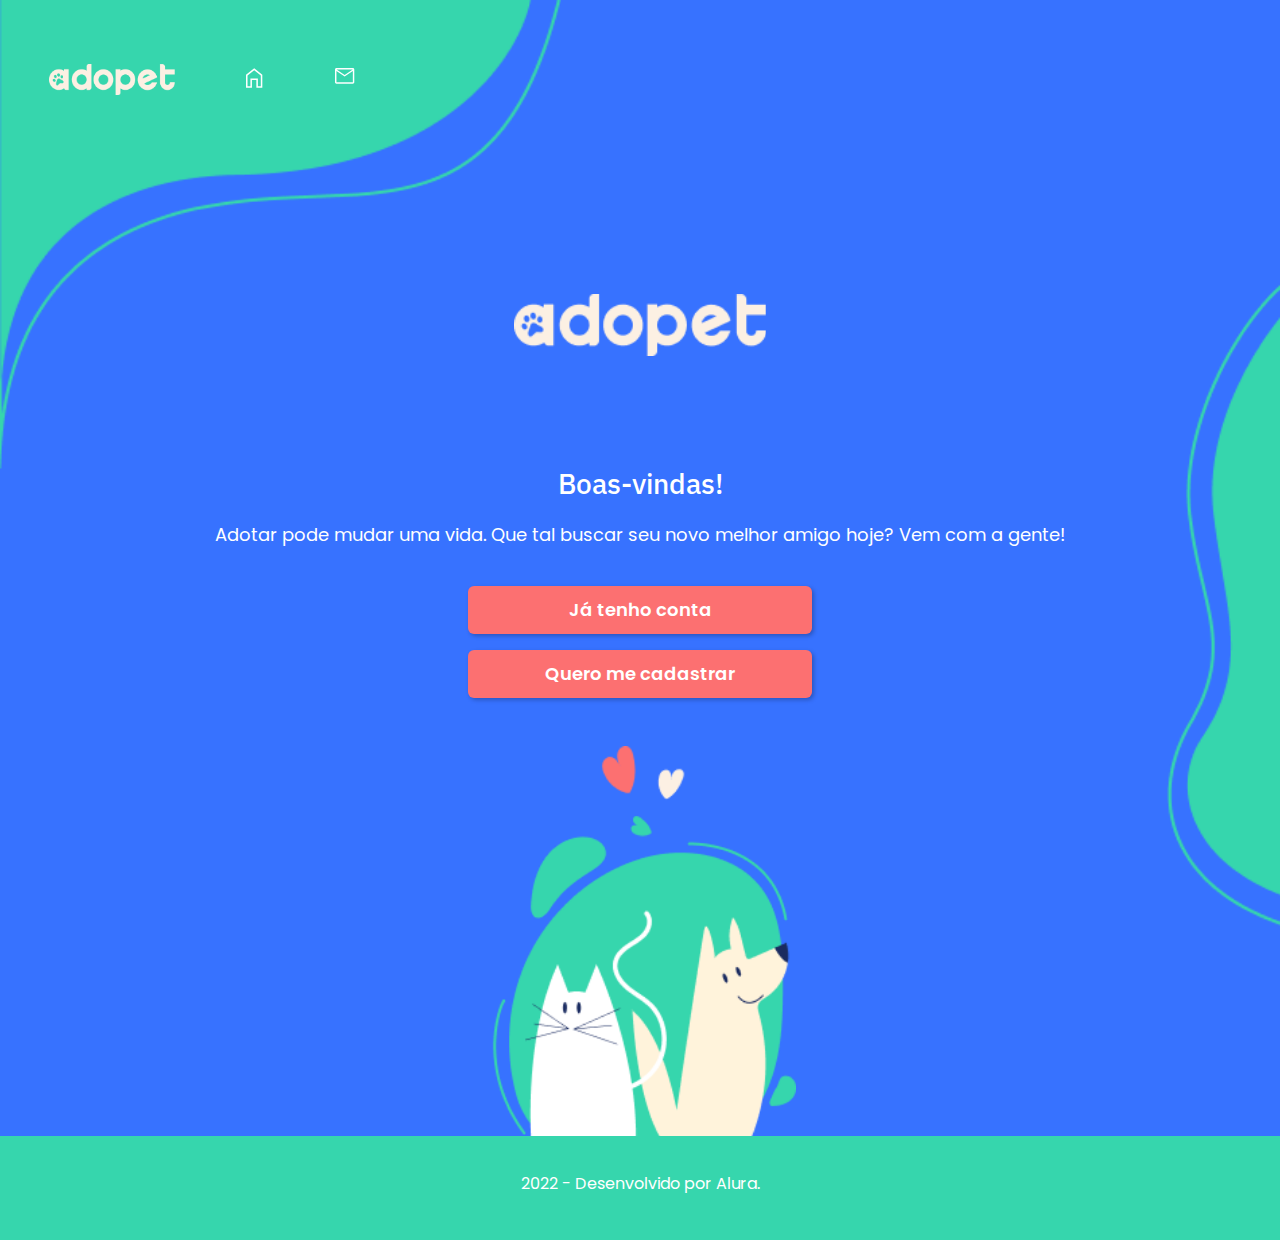
<file: index.html>
<!DOCTYPE html>
<html lang="pt-br">

<head>
  <meta charset="UTF-8">
  <meta http-equiv="X-UA-Compatible" content="IE=edge">
  <meta name="viewport" content="width=device-width, initial-scale=1.0">
  <title>AdoPet | Inicial</title>
  <link href="https://fonts.googleapis.com/css2?family=IBM+Plex+Sans:wght@500&family=Poppins:wght@400;600&display=swap"
    rel="stylesheet">
  <link rel="icon" href="./assets/img/logo-icon.png">
  <link rel="stylesheet" href="./assets/css/base/base.css">
  <link rel="stylesheet" href="./assets/css/componente/botao.css">
  <link rel="stylesheet" href="./assets/css/cabecalho.css">
  <link rel="stylesheet" href="./assets/css/principal.css">
  <link rel="stylesheet" href="./assets/css/rodape.css">
</head>

<body class="inicial">
  <header class="cabecalho">
    <div class="cabecalho__logo"></div>
    <nav class="cabecalho__menu">
      <a href="./index.html" class="cabecalho__link">
        <div class="cabecalho__link--home"></div>
      </a>
      <a href="./mensagem.html" class="cabecalho__link">
        <div class="cabecalho__link--message"></div>
      </a>
      <a href="./perfil.html" class="cabecalho__link">
        <div class="cabecalho__link--user inativo"></div>
      </a>
    </nav>
  </header>
  <main class="principal">
    <h1>
      <div class="principal__logo"></div>
    </h1>

    <h2 class="principal__titulo">Boas-vindas!</h2>
    <p class="principal__texto--mobile">Que tal mudar sua vida adotando seu novo melhor amigo? Vem com a gente!</p>
    <p class="principal__texto">Adotar pode mudar uma vida. Que tal buscar seu novo melhor amigo hoje?
      Vem com a gente!</p>
    <a href="./login.html">
      <button class="botao">Já tenho conta</button>
    </a>
    <a href="./cadastro.html">
      <!-- Arrumar isso depois -->
      <button class="botao">Quero me cadastrar</button>
    </a>
    <div class="principal__splash"></div>
    <div class="principal__imagem"></div>




  </main>
  <footer class="rodape">
    <p>2022 - Desenvolvido por Alura.</p>
  </footer>

</body>

</html>
</file>
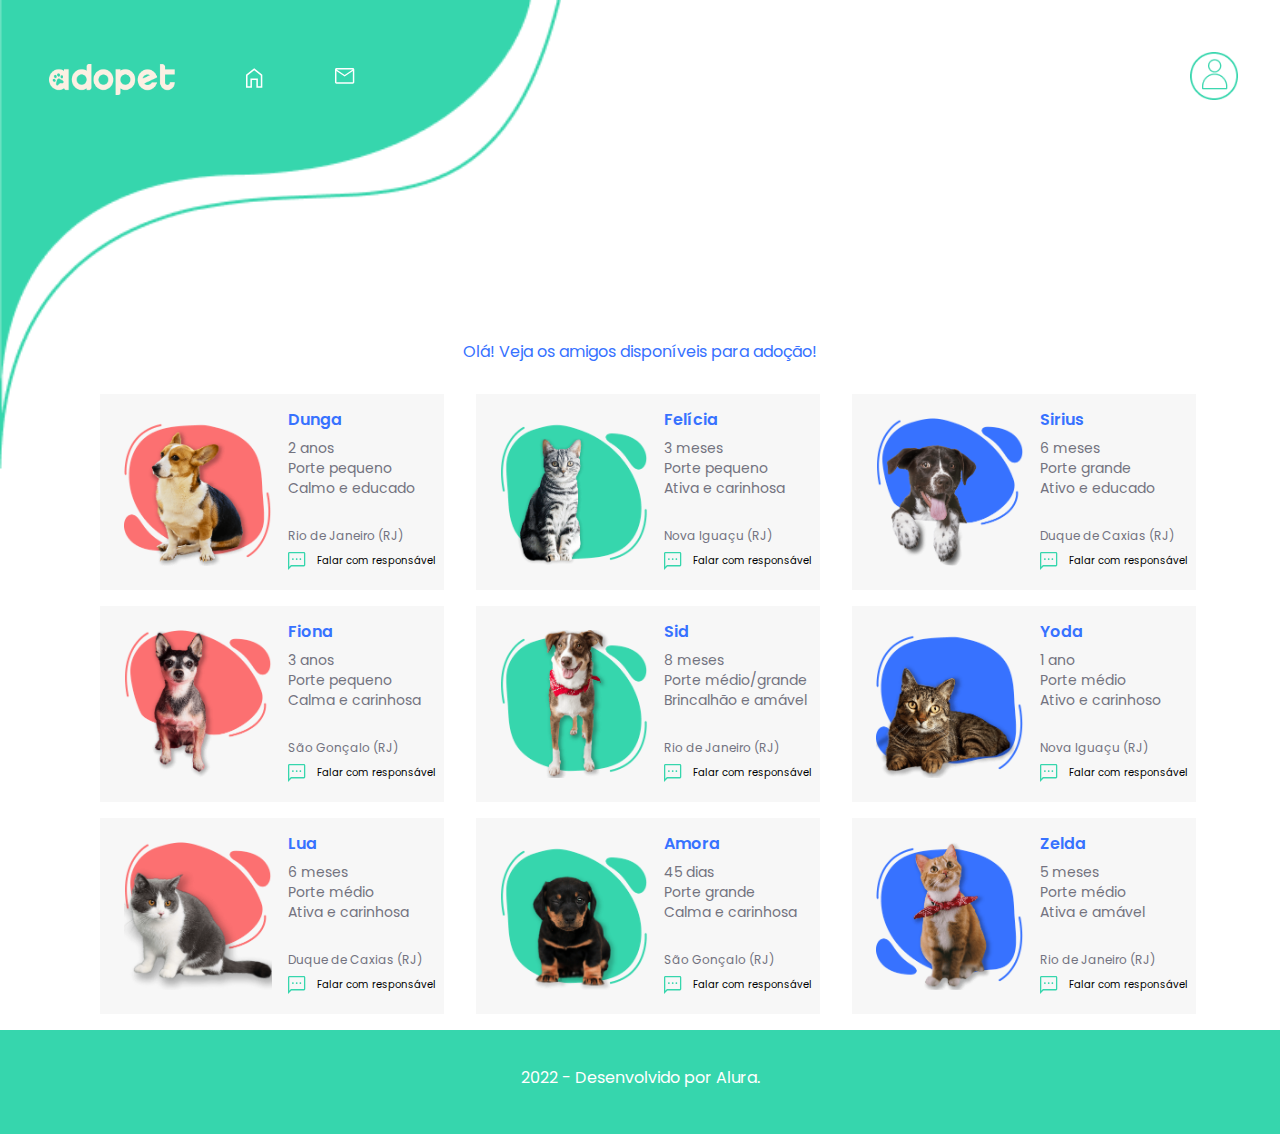
<file: animais.html>
<!DOCTYPE html>
<html lang="pt-br">

<head>
  <meta charset="UTF-8">
  <meta http-equiv="X-UA-Compatible" content="IE=edge">
  <meta name="viewport" content="width=device-width, initial-scale=1.0">
  <title>AdoPet | Pets</title>
  <link href="https://fonts.googleapis.com/css2?family=IBM+Plex+Sans:wght@500&family=Poppins:wght@400;600&display=swap"
    rel="stylesheet">
  <link rel="icon" href="./assets/img/logo-icon.png">
  <link rel="stylesheet" href="./assets/css/base/base.css">
  <link rel="stylesheet" href="./assets/css/componente/botao.css">
  <link rel="stylesheet" href="./assets/css/componente/input.css">
  <link rel="stylesheet" href="./assets/css/cabecalho.css">
  <link rel="stylesheet" href="./assets/css/animais.css">
  <link rel="stylesheet" href="./assets/css/rodape.css">
</head>

<body>
  <header class="cabecalho">
    <div class="cabecalho__logo"></div>
    <nav class="cabecalho__menu">
      <a href="./index.html" class="cabecalho__link">
        <div class="cabecalho__link--home"></div>
      </a>
      <a href="./mensagem.html" class="cabecalho__link">
        <div class="cabecalho__link--message"></div>
      </a>
      <a href="./perfil.html" class="cabecalho__link">
        <div class="cabecalho__link--user"></div>
      </a>

    </nav>
  </header>
  <main class="animais">
    <p class="animais__texto">Olá! Veja os amigos disponíveis para adoção!</p>
    <div class="animais__lista">

      <div class="animais__cartao">
        <img src="./assets/img/animais-Dunga.png" alt="Cachorrinho de três cores" class="animais__imagem">
        <div class="animais__info">
          <h2 class="animais__nome">Dunga</h2>
          <p class="animais__dados">2 anos</p>
          <p class="animais__dados">Porte pequeno</p>
          <p class="animais__dados">Calmo e educado</p>
          <p class="animais__dados">Rio de Janeiro (RJ)</p>
          <a href="#" class="animais__contato"> <span class="animais__contato--icone"></span> Falar com responsável</a>
        </div>
      </div>
      <div class="animais__cartao">
        <img src="./assets/img/animais-Felícia.png" alt="Gata cinza com manchas pretas" class="animais__imagem">
        <div class="animais__info">
          <h2 class="animais__nome">Felícia</h2>
          <p class="animais__dados">3 meses</p>
          <p class="animais__dados">Porte pequeno</p>
          <p class="animais__dados">Ativa e carinhosa</p>
          <p class="animais__dados">Nova Iguaçu (RJ)</p>
          <a href="#" class="animais__contato"> <span class="animais__contato--icone"></span> Falar com responsável</a>
        </div>
      </div>
      <div class="animais__cartao">
        <img src="./assets/img/animais-Sirius.png" alt="Cachorro preto e branco" class="animais__imagem">
        <div class="animais__info">
          <h2 class="animais__nome">Sirius</h2>
          <p class="animais__dados">6 meses</p>
          <p class="animais__dados">Porte grande</p>
          <p class="animais__dados">Ativo e educado</p>
          <p class="animais__dados">Duque de Caxias (RJ)</p>
          <a href="#" class="animais__contato"> <span class="animais__contato--icone"></span> Falar com responsável</a>
        </div>
      </div>
      <div class="animais__cartao">
        <img src="./assets/img/animais-Fiona.png" alt="Cadela de de orelhas pontudas" class="animais__imagem">
        <div class="animais__info">
          <h2 class="animais__nome">Fiona</h2>
          <p class="animais__dados">3 anos</p>
          <p class="animais__dados">Porte pequeno</p>
          <p class="animais__dados">Calma e carinhosa</p>
          <p class="animais__dados">São Gonçalo (RJ)</p>
          <a href="#" class="animais__contato"> <span class="animais__contato--icone"></span> Falar com responsável</a>
        </div>
      </div>
      <div class="animais__cartao">
        <img src="./assets/img/animais-Sid.png" alt="Cachorro usando um lenço" class="animais__imagem">
        <div class="animais__info">
          <h2 class="animais__nome">Sid</h2>
          <p class="animais__dados">8 meses</p>
          <p class="animais__dados">Porte médio/grande</p>
          <p class="animais__dados">Brincalhão e amável</p>
          <p class="animais__dados">Rio de Janeiro (RJ)</p>
          <a href="#" class="animais__contato"> <span class="animais__contato--icone"></span> Falar com responsável</a>
        </div>
      </div>
      <div class="animais__cartao">
        <img src="./assets/img/animais-Yoda.png" alt="Gato mourisco" class="animais__imagem">
        <div class="animais__info">
          <h2 class="animais__nome">Yoda</h2>
          <p class="animais__dados">1 ano</p>
          <p class="animais__dados">Porte médio</p>
          <p class="animais__dados">Ativo e carinhoso</p>
          <p class="animais__dados">Nova Iguaçu (RJ)</p>
          <a href="#" class="animais__contato"> <span class="animais__contato--icone"></span> Falar com responsável</a>
        </div>
      </div>
      <div class="animais__cartao">
        <img src="./assets/img/animais-Lua.png" alt="Gata de duas cores" class="animais__imagem">
        <div class="animais__info">
          <h2 class="animais__nome">Lua</h2>
          <p class="animais__dados">6 meses</p>
          <p class="animais__dados">Porte médio</p>
          <p class="animais__dados">Ativa e carinhosa</p>
          <p class="animais__dados">Duque de Caxias (RJ)</p>
          <a href="#" class="animais__contato"> <span class="animais__contato--icone"></span> Falar com responsável</a>
        </div>
      </div>
      <div class="animais__cartao">
        <img src="./assets/img/animais-Amora.png" alt="Filhote de cachorro preta e caramelo" class="animais__imagem">
        <div class="animais__info">
          <h2 class="animais__nome">Amora</h2>
          <p class="animais__dados">45 dias</p>
          <p class="animais__dados">Porte grande</p>
          <p class="animais__dados">Calma e carinhosa</p>
          <p class="animais__dados">São Gonçalo (RJ)</p>
          <a href="#" class="animais__contato"> <span class="animais__contato--icone"></span> Falar com responsável</a>
        </div>
      </div>
      <div class="animais__cartao">
        <img src="./assets/img/animais-Zelda.png" alt="Gata de lenço" class="animais__imagem">
        <div class="animais__info">
          <h2 class="animais__nome">Zelda</h2>
          <p class="animais__dados">5 meses</p>
          <p class="animais__dados">Porte médio</p>
          <p class="animais__dados">Ativa e amável</p>
          <p class="animais__dados">Rio de Janeiro (RJ)</p>
          <a href="#" class="animais__contato"> <span class="animais__contato--icone"></span> Falar com responsável</a>
        </div>
      </div>
    </div>
  </main>
  <footer class="rodape">
    <p>2022 - Desenvolvido por Alura.</p>
  </footer>

</body>

</html>
</file>
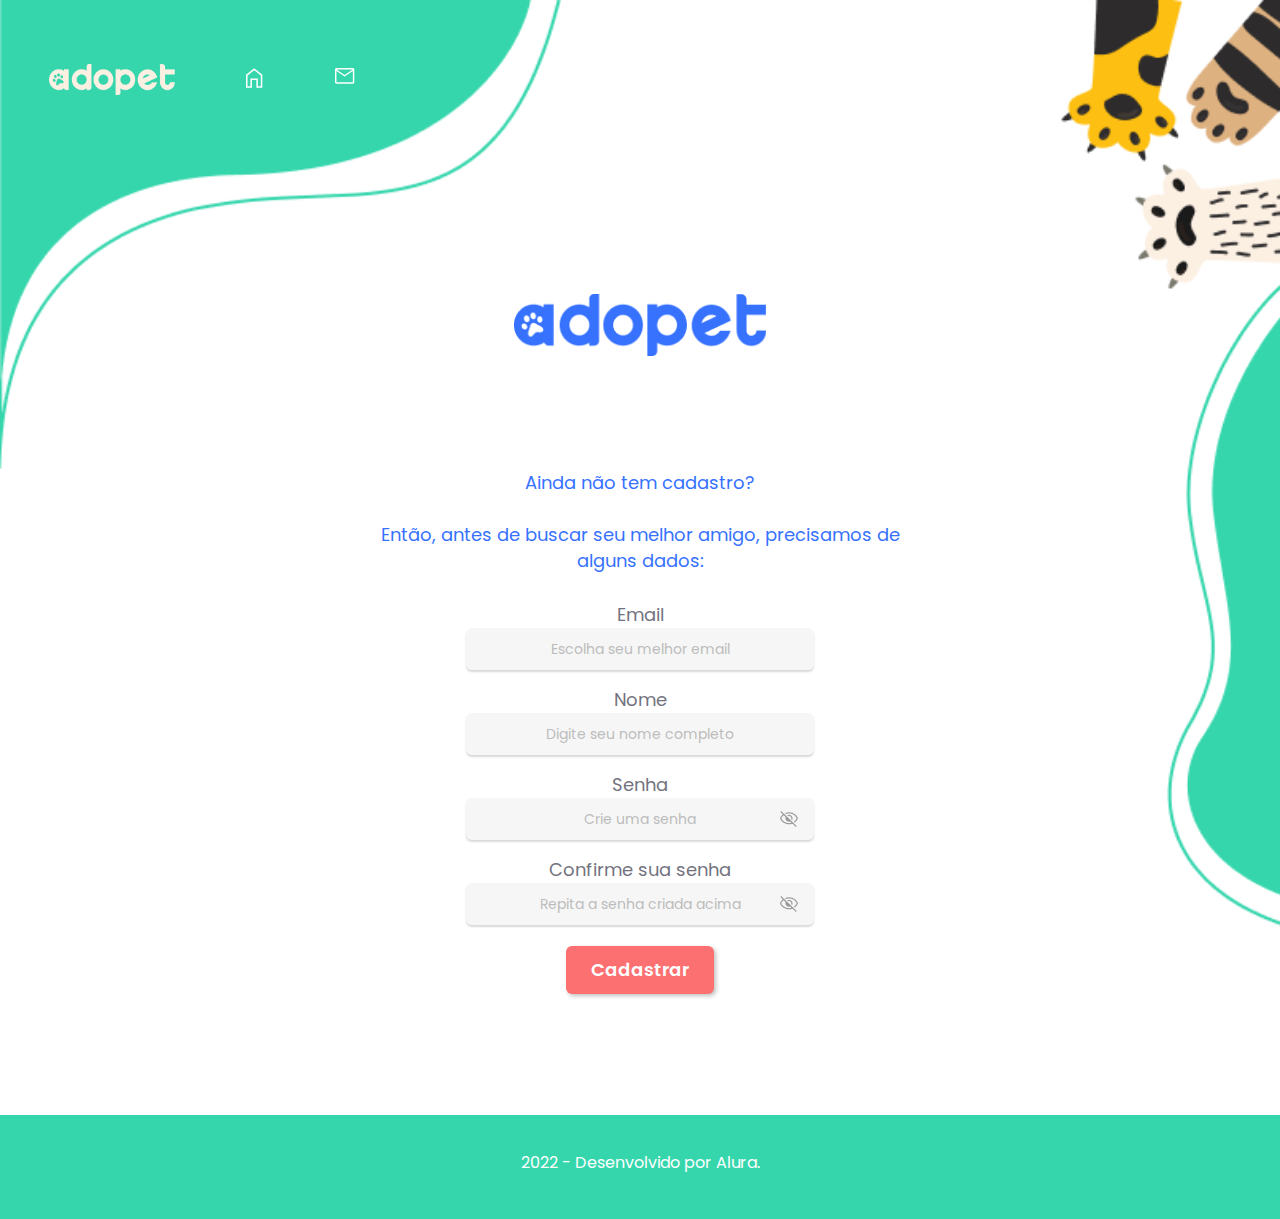
<file: cadastro.html>
<!DOCTYPE html>
<html lang="pt-br">

<head>
  <meta charset="UTF-8">
  <meta http-equiv="X-UA-Compatible" content="IE=edge">
  <meta name="viewport" content="width=device-width, initial-scale=1.0">
  <title>AdoPet | Cadastro</title>
  <link href="https://fonts.googleapis.com/css2?family=IBM+Plex+Sans:wght@500&family=Poppins:wght@400;600&display=swap"
    rel="stylesheet">
  <link rel="icon" href="./assets/img/logo-icon.png">
  <link rel="stylesheet" href="./assets/css/base/base.css">
  <link rel="stylesheet" href="./assets/css/componente/botao.css">
  <link rel="stylesheet" href="./assets/css/cabecalho.css">
  <link rel="stylesheet" href="./assets/css/cadastro-login.css">
  <link rel="stylesheet" href="./assets/css/componente/input.css">
  <link rel="stylesheet" href="./assets/css/rodape.css">
</head>

<body>
  <header class="cabecalho">
    <div class="cabecalho__logo"></div>
    <nav class="cabecalho__menu">
      <a href="./index.html" class="cabecalho__link">
        <div class="cabecalho__link--home"></div>
      </a>
      <a href="./mensagem.html" class="cabecalho__link">
        <div class="cabecalho__link--message"></div>
      </a>
      <a href="#" class="cabecalho__link">
        <div class="cabecalho__link--user inativo"></div>
      </a>
      <div class="cabecalho__patas--ativo"></div>
    </nav>
  </header>
  <main class="cadastro">
    <h1>
      <div class="cadastro__logo"></div>
    </h1>
    <p class="cadastro__texto">Ainda não tem cadastro? <br><br>
      Então, antes de buscar seu melhor amigo, precisamos de alguns dados:</p>
    <div class="cadastro__splash"></div>
    <form class="cadastro__form" action="">
      <label class="cadastro__label" for=""> Email </label>
      <input class="input input--cinza" type="email" placeholder="Escolha seu melhor email">
      <label class="cadastro__label" for=""> Nome </label>
      <input class="input input--cinza" type="text" placeholder="Digite seu nome completo">
      <label class="cadastro__label" for=""> Senha </label>
      <input class="input input--cinza input--password" type="password" placeholder="Crie uma senha">
      <label class="cadastro__label" for=""> Confirme sua senha </label>
      <input class="input input--cinza input--password" type="password" placeholder="Repita a senha criada acima">
      <button class="botao">Cadastrar</button>
    </form>




  </main>
  <footer class="rodape">
    <p>2022 - Desenvolvido por Alura.</p>
  </footer>

</body>

</html>
</file>
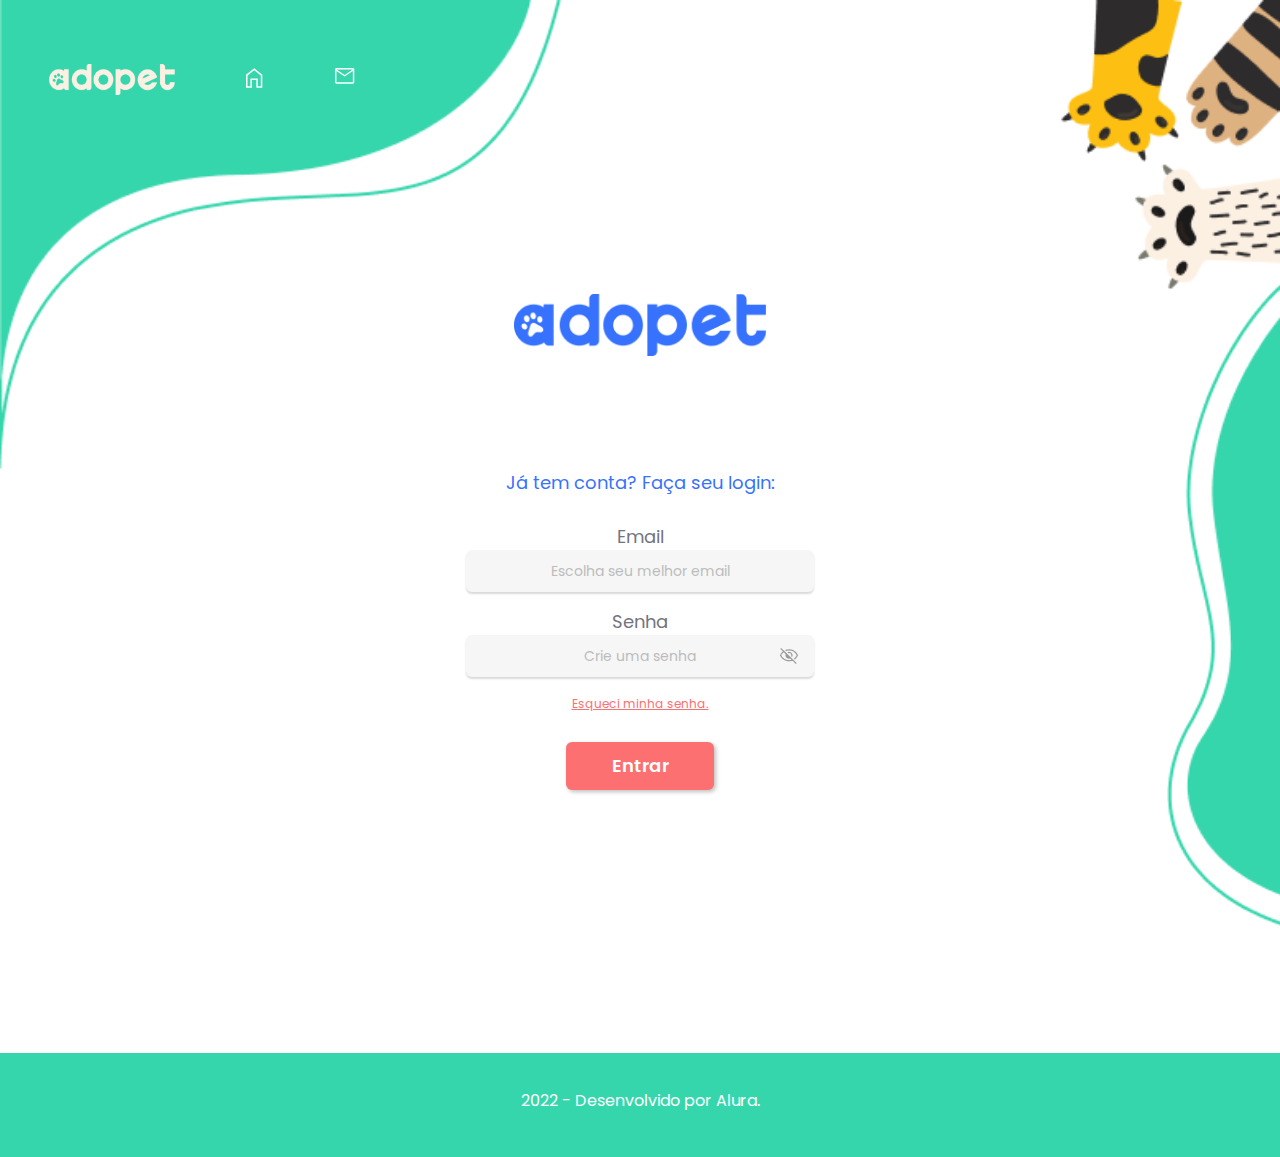
<file: login.html>
<!DOCTYPE html>
<html lang="pt-br">

<head>
  <meta charset="UTF-8">
  <meta http-equiv="X-UA-Compatible" content="IE=edge">
  <meta name="viewport" content="width=device-width, initial-scale=1.0">
  <title>AdoPet | Login</title>
  <link href="https://fonts.googleapis.com/css2?family=IBM+Plex+Sans:wght@500&family=Poppins:wght@400;600&display=swap"
    rel="stylesheet">
  <link rel="icon" href="./assets/img/logo-icon.png">
  <link rel="stylesheet" href="./assets/css/base/base.css">
  <link rel="stylesheet" href="./assets/css/componente/botao.css">
  <link rel="stylesheet" href="./assets/css/cabecalho.css">
  <link rel="stylesheet" href="./assets/css/cadastro-login.css">
  <link rel="stylesheet" href="./assets/css/componente/input.css">
  <link rel="stylesheet" href="./assets/css/rodape.css">
</head>

<body>
  <header class="cabecalho">
    <div class="cabecalho__logo"></div>
    <nav class="cabecalho__menu">
      <a href="./index.html" class="cabecalho__link">
        <div class="cabecalho__link--home"></div>
      </a>
      <a href="./mensagem.html" class="cabecalho__link">
        <div class="cabecalho__link--message"></div>
      </a>
      <a href="./perfil.html" class="cabecalho__link">
        <div class="cabecalho__link--user inativo"></div>
      </a>
      <div class="cabecalho__patas--ativo"></div>
    </nav>
  </header>
  <main class="cadastro">
    <h1>
      <div class="cadastro__logo"></div>
    </h1>

    <p class="cadastro__texto">Já tem conta? Faça seu login:</p>
    <div class="cadastro__splash cadastro__splash--login"></div>
    <form class="cadastro__form cadastro__form--login" action="">
      <label class="cadastro__label" for=""> Email </label>
      <input class="input input--cinza" type="email" placeholder="Escolha seu melhor email">

      <label class="cadastro__label" for=""> Senha </label>
      <input class="input input--cinza input--password" type="password" placeholder="Crie uma senha">
      <a href="#" class="login__linkesqueceu">Esqueci minha senha.</a>
      <button class="botao">Entrar</button>
    </form>




  </main>
  <footer class="rodape">
    <p>2022 - Desenvolvido por Alura.</p>
  </footer>

</body>

</html>
</file>
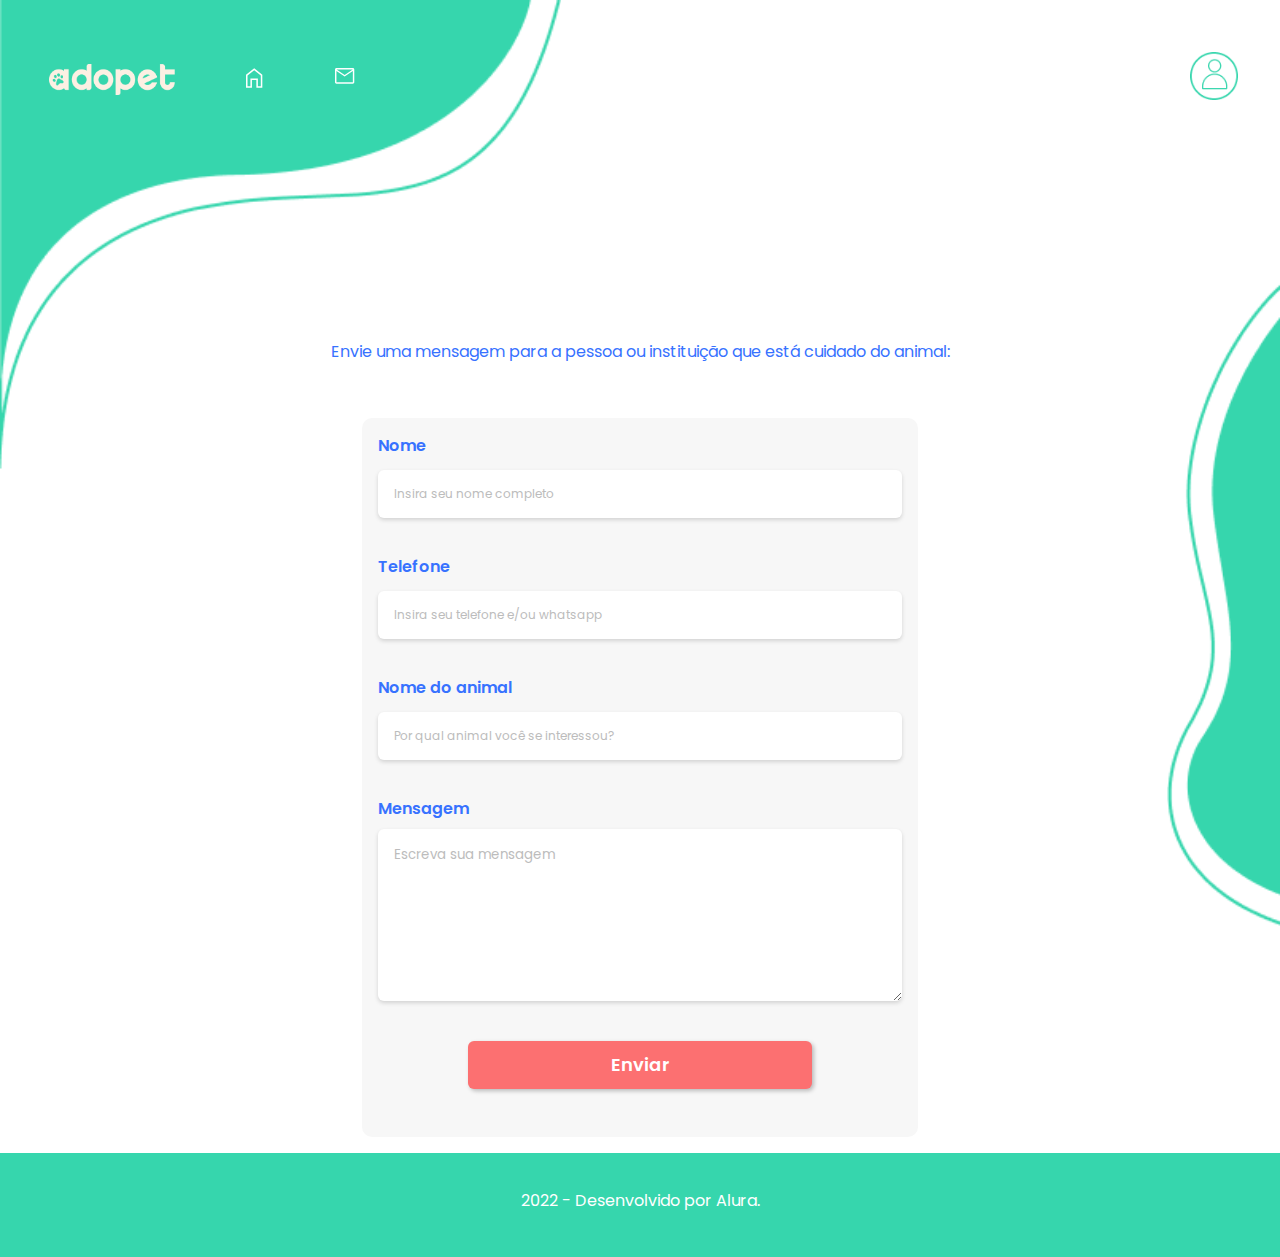
<file: mensagem.html>
<!DOCTYPE html>
<html lang="pt-br">

<head>
  <meta charset="UTF-8">
  <meta http-equiv="X-UA-Compatible" content="IE=edge">
  <meta name="viewport" content="width=device-width, initial-scale=1.0">
  <title>AdoPet | Mensagem</title>
  <link href="https://fonts.googleapis.com/css2?family=IBM+Plex+Sans:wght@500&family=Poppins:wght@400;600&display=swap"
    rel="stylesheet">
  <link rel="icon" href="./assets/img/logo-icon.png">
  <link rel="stylesheet" href="./assets/css/base/base.css">
  <link rel="stylesheet" href="./assets/css/componente/botao.css">
  <link rel="stylesheet" href="./assets/css/componente/input.css">
  <link rel="stylesheet" href="./assets/css/cabecalho.css">
  <link rel="stylesheet" href="./assets/css/mensagem-perfil.css">
  <link rel="stylesheet" href="./assets/css/rodape.css">
</head>

<body>
  <header class="cabecalho">
    <div class="cabecalho__logo"></div>
    <nav class="cabecalho__menu">
      <a href="./index.html" class="cabecalho__link">
        <div class="cabecalho__link--home"></div>
      </a>
      <a href="#" class="cabecalho__link">
        <div class="cabecalho__link--message"></div>
      </a>
      <a href="./perfil.html" class="cabecalho__link">
        <div class="cabecalho__link--user"></div>
      </a>

    </nav>
  </header>
  <main class="mensagem">
    <p class="mensagem__texto">Envie uma mensagem para a pessoa ou instituição que está cuidado do animal:</p>
    <div class="mensagem__splash"></div>
    <div class="mensagem__cartao">
      <form class="mensagem__form" action="submit">
        <label class="mensagem__label" for=""> Nome </label>
        <input class="input input--branco" type="text" placeholder="Insira seu nome completo">
        <label class="mensagem__label" for=""> Telefone </label>
        <input class="input input--branco" type="tel" placeholder="Insira seu telefone e/ou whatsapp">
        <label class="mensagem__label" for=""> Nome do animal </label>
        <input class="input input--branco" type="text" placeholder="Por qual animal você se interessou?">
        <label class="mensagem__label" for=""> Mensagem </label>
        <textarea name="" id="" cols="30" rows="10" class="input--text" placeholder="Escreva sua mensagem"></textarea>
        <button class="botao">Enviar</button>
      </form>
    </div>

  </main>
  <footer class="rodape">
    <p>2022 - Desenvolvido por Alura.</p>
  </footer>

</body>

</html>
</file>
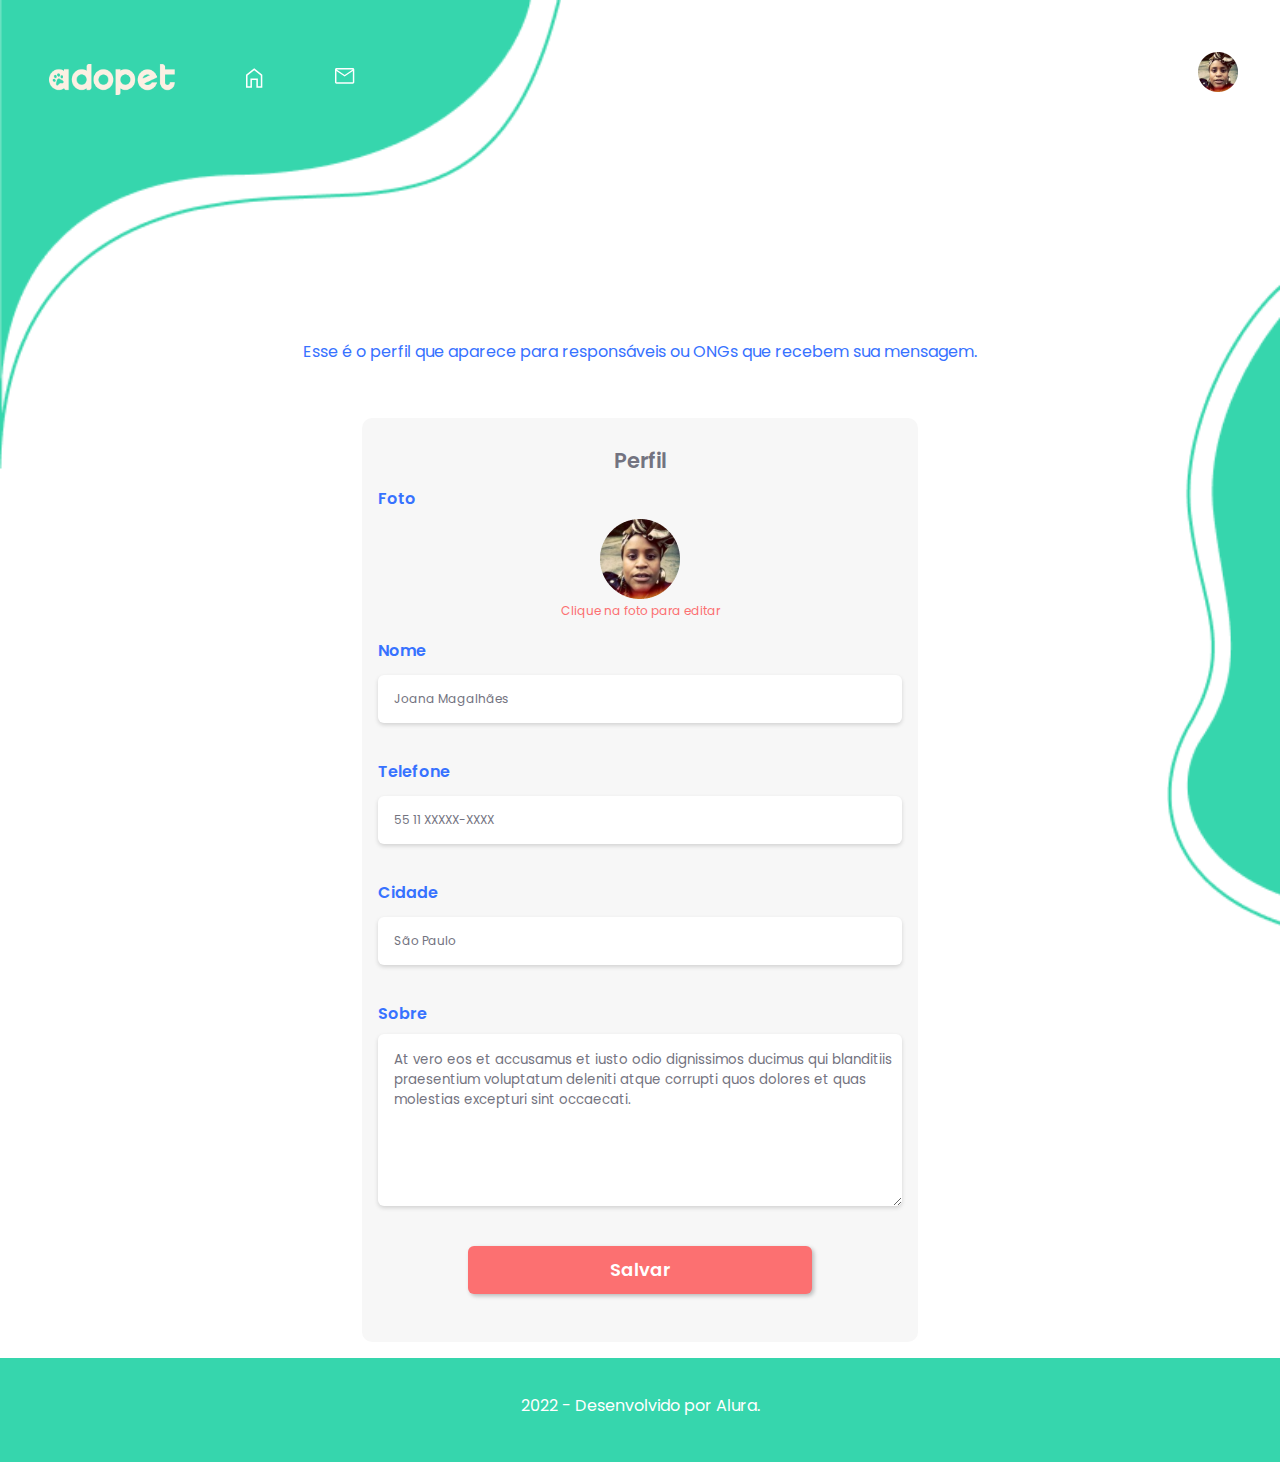
<file: perfil.html>
<!DOCTYPE html>
<html lang="pt-br">

<head>
  <meta charset="UTF-8">
  <meta http-equiv="X-UA-Compatible" content="IE=edge">
  <meta name="viewport" content="width=device-width, initial-scale=1.0">
  <title>AdoPet | Mensagem</title>
  <link href="https://fonts.googleapis.com/css2?family=IBM+Plex+Sans:wght@500&family=Poppins:wght@400;600&display=swap"
    rel="stylesheet">
  <link rel="icon" href="./assets/img/logo-icon.png">
  <link rel="stylesheet" href="./assets/css/base/base.css">
  <link rel="stylesheet" href="./assets/css/componente/botao.css">
  <link rel="stylesheet" href="./assets/css/componente/input.css">
  <link rel="stylesheet" href="./assets/css/cabecalho.css">
  <link rel="stylesheet" href="./assets/css/mensagem-perfil.css">
  <link rel="stylesheet" href="./assets/css/rodape.css">
</head>

<body>
  <header class="cabecalho">
    <div class="cabecalho__logo"></div>
    <nav class="cabecalho__menu">
      <a href="./index.html" class="cabecalho__link">
        <div class="cabecalho__link--home"></div>
      </a>
      <a href="./mensagem.html" class="cabecalho__link">
        <div class="cabecalho__link--message"></div>
      </a>
      <a href="perfil.html" class="cabecalho__link">
        <div class="perfil__ativo"></div>
      </a>

    </nav>
  </header>
  <main class="perfil">
    <p class="mensagem__texto">Esse é o perfil que aparece para responsáveis ou ONGs que recebem sua mensagem.</p>
    <div class="mensagem__splash"></div>
    <div class="mensagem__cartao">
      <form class="mensagem__form" action="submit">
        <h4 class="perfil__titulo">Perfil</h4>
        <label class="mensagem__label">Foto</label>
        <img src="./assets/img/perfil-joana.png" alt="foto da Joana" class="perfil__foto">
        <p class="perfil__foto--info">Clique na foto para editar</p>
        <label class="mensagem__label" for=""> Nome </label>
        <input class="input input--branco" type="text" placeholder="Insira seu nome completo" value="Joana Magalhães">
        <label class="mensagem__label" for=""> Telefone </label>
        <input class="input input--branco" type="tel" placeholder="Insira seu telefone e/ou whatsapp"
          value="55 11 XXXXX-XXXX">
        <label class="mensagem__label" for=""> Cidade </label>
        <input class="input input--branco" type="text" placeholder="Qual é a sua cidade?" value="São Paulo">
        <label class="mensagem__label" for=""> Sobre </label>
        <textarea name="mensagem" cols="30" rows="10"
          class="input--text">At vero eos et accusamus et iusto odio dignissimos ducimus qui blanditiis praesentium voluptatum deleniti atque corrupti quos dolores et quas molestias excepturi sint occaecati.</textarea>
        <button class="botao">Salvar</button>
      </form>
    </div>

  </main>
  <footer class="rodape">
    <p>2022 - Desenvolvido por Alura.</p>
  </footer>

</body>

</html>
</file>
<file: assets/css/componente/botao.css>
.botao {
  background-color: var(--coral);
  border: none;
  box-shadow: 2px 2px 4px 0px rgba(0, 0, 0, 0.25);
  border-radius: 6px;
  color: white;
  cursor: pointer;
  font-family: var(--familia-corpo);
  margin-bottom: 1rem;
  height: 2.5rem;
  width: 11.25rem;
  transition: 400ms ease-in-out;
}

.botao:hover {
  background-color: var(--coral-hover);
  transition: 200ms ease;
}



@media screen and (min-width: 768px) {
  .botao {
    font-size: 1.125rem;
    font-weight: 600;
    height: 3rem;
    line-height: 1.5rem;
    width: 21.5rem;
  }

}
</file>
<file: assets/css/cabecalho.css>
.cabecalho {
  background: url(../img/header-shape.png);
  background-repeat: no-repeat;
  display: flex;
  height: 18rem;
  width: 100%;
}

.cabecalho__menu {
  display: flex;
  height: fit-content;
}

.cabecalho__link {
  margin-left: 3rem;
  margin-top: 3rem;
}


.cabecalho__link:last-of-type {
  margin-top: 2.5rem;
}

.cabecalho__link--home {
  background-image: url(../img/house.svg);
  background-size: contain;
  background-repeat: no-repeat;
  height: 1.25rem;
  width: 1.25rem;

}

.cabecalho__link--message {
  background-image: url(../img/message.svg);
  background-size: contain;
  background-repeat: no-repeat;
  height: 1.25rem;
  width: 1.25rem;
}

.cabecalho__link--user {
  background-image: url(../img/user.png);
  background-size: contain;
  background-repeat: no-repeat;
  margin-left: 6.378rem;
  height: 2.5rem;
  width: 2.5rem;
}

.cabecalho__patas--ativo {
  background-image: url(../img/paws.png);
  background-repeat: no-repeat;
  background-size: contain;
  background-position-x: 100%;
  height: 15.213rem;
  position: absolute;
  right: 0;
  width: 11.873rem;
}

.inativo {
  display: none;
}

@media screen and (min-width: 768px) {
  .cabecalho {
    background-size: contain;
    height: 29.375rem;
    width: 35.061rem;
  }

  .cabecalho__logo {
    background-image: url(../img/logo-adopet.png);
    background-repeat: no-repeat;
    background-size: contain;
    height: 1.929rem;
    margin-left: 3.073rem;
    margin-top: 4rem;
    width: 8rem;
  }

  .cabecalho__link {
    margin-left: 4.3rem;
    margin-top: 4.25rem;
  }

  .cabecalho__link--user,
  .perfil__ativo {
    height: 3rem;
    position: absolute;
    right: 2.625rem;
    top: 3.25rem;
    width: 3rem;
  }

  .cabecalho__patas--ativo {
    height: 23.384rem;
    width: 18.25rem;
  }
}
</file>
<file: assets/css/principal.css>
.inicial {
  background-color: var(--azul);
}

.principal {
  display: flex;
  flex-direction: column;
  align-items: center;
}

.principal>h1 {
  display: flex;
  justify-content: center;
}

.principal__logo {
  background-image: url(../img/logo-adopet.png);
  background-repeat: no-repeat;
  background-size: cover;
  height: 2.875rem;
  margin-bottom: 1.5rem;
  margin-top: -7rem;
  width: 11.625rem;
}

.principal__titulo {
  color: white;
  font-family: "IBM Plex Sans", sans-serif;
  font-size: 1.625rem;
  font-weight: 500;
  text-align: center;
}

.principal__texto--mobile {
  color: white;
  display: block;
  line-height: 2rem;
  text-align: center;
  margin: 1rem 3.5rem 2rem 3.5rem;

}

.principal__texto {
  display: none;
}

.principal>.botao {
  margin-left: 5.625rem;
}

.principal__splash {
  background-image: url(../img/home-right-splash.png);
  background-repeat: no-repeat;
  background-position-x: 100%;
  position: absolute;
  height: 25.938rem;
  top: 12.5rem;
  right: 0rem;
  width: 5.252rem;
}

.principal__imagem {
  background-image: url(../img/cat-and-dog.png);
  background-repeat: no-repeat;
  background-size: contain;
  height: 19.5rem;
  width: 15.438rem;
  margin: 2rem 4.938rem -1rem 2rem;
}

@media screen and (min-width: 768px) {
  .principal {
    display: flex;
    flex-direction: column;
  }

  /* Preciso alterar a forma de posicionar esse logo */
  .principal__logo {
    height: 3.875rem;
    margin-top: -11rem;
    width: 15.724rem;
  }

  .principal__titulo {
    font-size: 1.75rem;
    font-weight: 500;
    text-align: center;
  }

  .principal__texto--mobile {
    display: none;
  }

  .principal__texto {
    color: white;
    display: block;
    font-size: 1.125rem;
    line-height: 1.625rem;
    margin: 1.5rem 13.375rem 2.375rem 13.375rem;
    text-align: center;

  }

  .principal__splash {
    background-size: contain;
    background-position-x: 100%;
    position: absolute;
    height: 41.5rem;
    top: 16.75rem;
    right: 0rem;
    width: 8.375rem;
  }

  .principal__imagem {
    height: 26.375rem;
    width: 21.143rem;
    margin: 2rem 14.67rem -2rem 13.5rem;
    z-index: -1;
  }


}
</file>
<file: assets/css/rodape.css>
.rodape {

  background-color: var(--verde);
  box-sizing: border-box;
  color: white;
  height: 6.5rem;
  text-align: center;
  padding-top: 2.5rem;
  width: 100vw;

}
</file>
<file: assets/css/componente/input.css>
.input {
  font-family: var(--familia-corpo);
  text-align: center;
  border: none;
  border-radius: 6px;
}

.input::placeholder {
  color: #BCBCBC;
  opacity: 1;
}

.input--cinza {
  background-color: var(--cinza-fundo);
  box-shadow: 0px 2px 2px rgba(0, 0, 0, 0.15);
}

.input--branco {
  background-color: #FFFFFF;
  box-shadow: 0px 2px 4px rgba(0, 0, 0, 0.15);
  color: #BCBCBC;
}

.input--password {
  background: var(--cinza-fundo) url(../../img/eye-not.png) 95% no-repeat;
  height: 16px;
  width: 18px;
}

.input--text {
  box-sizing: border-box;
  background-color: #FFFFFF;
  border: none;
  border-radius: 6px;
  box-shadow: 0px 2px 4px rgba(0, 0, 0, 0.15);
  color: #737380;
  font-family: var(--familia-corpo);
  height: 10.75rem;
  margin-bottom: 2.5rem;
  padding-left: 1rem;
  padding-top: 1rem;
}

.input--text::placeholder {
  color: #BCBCBC;
  opacity: 1;
}
</file>
<file: assets/css/animais.css>
.animais__texto {
  color: var(--azul);
  line-height: 1.25rem;
  margin: -8rem 4.188rem 2rem 4.188rem;
  text-align: center;
}

.animais__cartao {
  box-sizing: border-box;
  background-color: #F7F7F7;
  display: flex;
  height: 12.25rem;
  margin-bottom: 1rem;
  width: 100vw;
}

.animais__imagem {
  margin: 1.5rem 1rem 1.5rem 1.5rem;
  height: 9.25rem;
  width: 9.25rem;
}

.animais__info {
  display: flex;
  flex-direction: column;
}

.animais__nome {
  color: var(--azul);
  font-weight: 600;
  line-height: 1.25rem;
  margin-bottom: 0.5rem;
  margin-top: 1rem;
}

.animais__dados {
  color: var(--cinza-escuro);
  font-size: 0.875rem;
  line-height: 1.25rem;
}

.animais__dados:last-of-type {
  font-size: 0.75rem;
  margin-top: 1.875rem;
  margin-bottom: 0.5rem;
  line-height: 1rem;
}

.animais__contato {
  font-size: 0.625rem;
  line-height: 1rem;
}

.animais__contato--icone {
  background-image: url(../img/ícone_mensagem.svg);
  background-size: cover;
  background-repeat: no-repeat;
  display: inline-block;
  height: 1.125rem;
  margin-right: 0.5rem;
  vertical-align: middle;
  width: 1.125rem;
}

@media screen and (min-width: 768px) {
  .animais__lista {
    display: flex;
    flex-wrap: wrap;
    justify-content: center;
    column-gap: 1rem;
  }

  .animais__cartao {
    margin-left: 1rem;

    width: 21.5rem;
  }


}
</file>
<file: assets/css/cadastro-login.css>
.cadastro {
  align-items: center;
  display: flex;
  flex-direction: column;
}

.cadastro>h1 {
  display: flex;
  justify-content: center;
}

.cadastro__logo {
  background-image: url(../img/logo-adopet-azul.png);
  background-size: contain;
  background-repeat: no-repeat;
  height: 2.148rem;
  margin-bottom: 1.5rem;
  margin-top: -7rem;
  width: 8.909rem;
}

.cadastro__texto {
  color: var(--azul);
  line-height: 1.313rem;
  margin: 0 2rem 2rem 2rem;
  text-align: center;
}

.cadastro__splash {
  background-image: url(../img/cadastro-left-splash.png);
  background-repeat: no-repeat;
  position: absolute;
  height: 25.938rem;
  left: 0;
  top: 29rem;
  width: 5.171rem;
  z-index: -1;
}

.cadastro__splash--login {
  top: 24rem;
}

.cadastro__form {
  display: flex;
  flex-direction: column;
  align-items: center;
  margin-bottom: 6.563rem;
}

.cadastro__form--login {
  margin-bottom: 15.438rem;
}

.cadastro__label {
  color: var(--cinza-escuro);
  text-align: center;
}

.cadastro__form .input {
  font-size: 0.75rem;
  height: 2.5rem;
  width: 19.5rem;
  margin-bottom: 1.313rem;
  margin-top: 4px;
}

.login__linkesqueceu {
  color: var(--coral);
  font-size: 0.75rem;
  margin-bottom: 2rem;
  text-decoration: underline;
}

@media screen and (min-width: 768px) {

  .cadastro__logo {
    height: 3.875rem;
    margin-top: -11rem;
    width: 15.724rem;
  }

  .cadastro__texto {
    font-size: 1.125rem;
    line-height: 1.625rem;
    width: 32.813rem;
  }

  .cadastro__splash {
    background-image: url(../img/home-right-splash.png);
    background-position-x: 100%;
    background-repeat: no-repeat;
    background-size: contain;
    height: 41.5rem;
    top: 16.75rem;
    left: auto;
    right: 0rem;
    width: 8.375rem;
  }

  .cadastro__label {
    font-size: 1.125rem;
  }

  .cadastro__form .input {
    font-size: 0.875rem;
    width: 21.5rem;
  }

  .cadastro__form .botao {
    width: 9.25rem;
  }

}

@media screen and (min-width: 1440px) {
  .cadastro__form .input:nth-child(2) {
    width: 34.5rem;
  }

  .cadastro__form .input:nth-child(4) {
    width: 34.5rem;
  }

  .cadastro__form--login .input:nth-child(2) {
    width: 34.5rem;
  }

  .cadastro__form--login .input:nth-child(4) {
    width: 21.5rem;
  }

}
</file>
<file: assets/css/mensagem-perfil.css>
.mensagem__texto {
  color: var(--azul);
  line-height: 1.25rem;
  margin: -8rem 4.188rem 2rem 4.188rem;
  text-align: center;
}

.mensagem__cartao {
  background-color: #F7F7F7;
  border-radius: 10px;
  margin: 1.5rem 1.5rem 1rem 1.5rem;
  padding-left: 1rem;
  padding-right: 1rem;
  width: auto;

}

.mensagem__form {
  display: flex;
  flex-direction: column;
  justify-content: space-evenly;
}


.mensagem__label {
  color: var(--azul);
  font-weight: 600;
  line-height: 1.5rem;
  margin-bottom: 0.5rem;
  margin-top: 1rem;
}

.mensagem__form .input {
  box-sizing: border-box;
  color: #737380;
  font-size: 0.75rem;
  height: 3rem;
  margin-bottom: 1.313rem;
  margin-top: 4px;
  padding-left: 1rem;
  text-align: start;
  width: 100%;
}

.mensagem__form .botao {
  align-self: center;
  margin-bottom: 3rem;

}

.perfil__ativo {
  background-image: url(../img/perfil-joana.png);
  background-size: cover;
  background-repeat: no-repeat;
  height: 2.5rem;
  margin-left: 6.378rem;
  width: 2.5rem;
}

.perfil__titulo {
  color: var(--cinza-escuro);
  font-size: 1.313rem;
  font-weight: 600;
  padding-top: 2rem;
  text-align: center;
}

.perfil__foto {
  align-self: center;
}

.perfil__foto--info {
  color: var(--coral);
  line-height: 1.5rem;
  font-size: 0.75rem;
  text-align: center;
}

@media screen and (min-width: 768px) {
  .mensagem {
    display: flex;
    flex-direction: column;
    align-items: center;
  }

  .mensagem__cartao {
    width: 32.75rem;
  }

  .mensagem__splash {
    background-image: url(../img/home-right-splash.png);
    background-position-x: 100%;
    background-repeat: no-repeat;
    background-size: contain;
    height: 41.5rem;
    left: auto;
    position: absolute;
    right: 0rem;
    top: 16.75rem;
    width: 8.375rem;
    z-index: -1;
  }

  .perfil {
    display: flex;
    flex-direction: column;
    align-items: center;
  }

}

@media screen and (min-width: 1440px) {
  .mensagem__cartao {
    width: 34.5rem;
  }
}
</file>
<file: assets/css/base/base.css>
@import url(_variaveis.css);
@import url(_reset.css);

body {
  font-family: var(--familia-corpo);
  font-size: 1rem;
}


.titulo {
  font-size: var(--tamanho-titulo);

}
</file>
